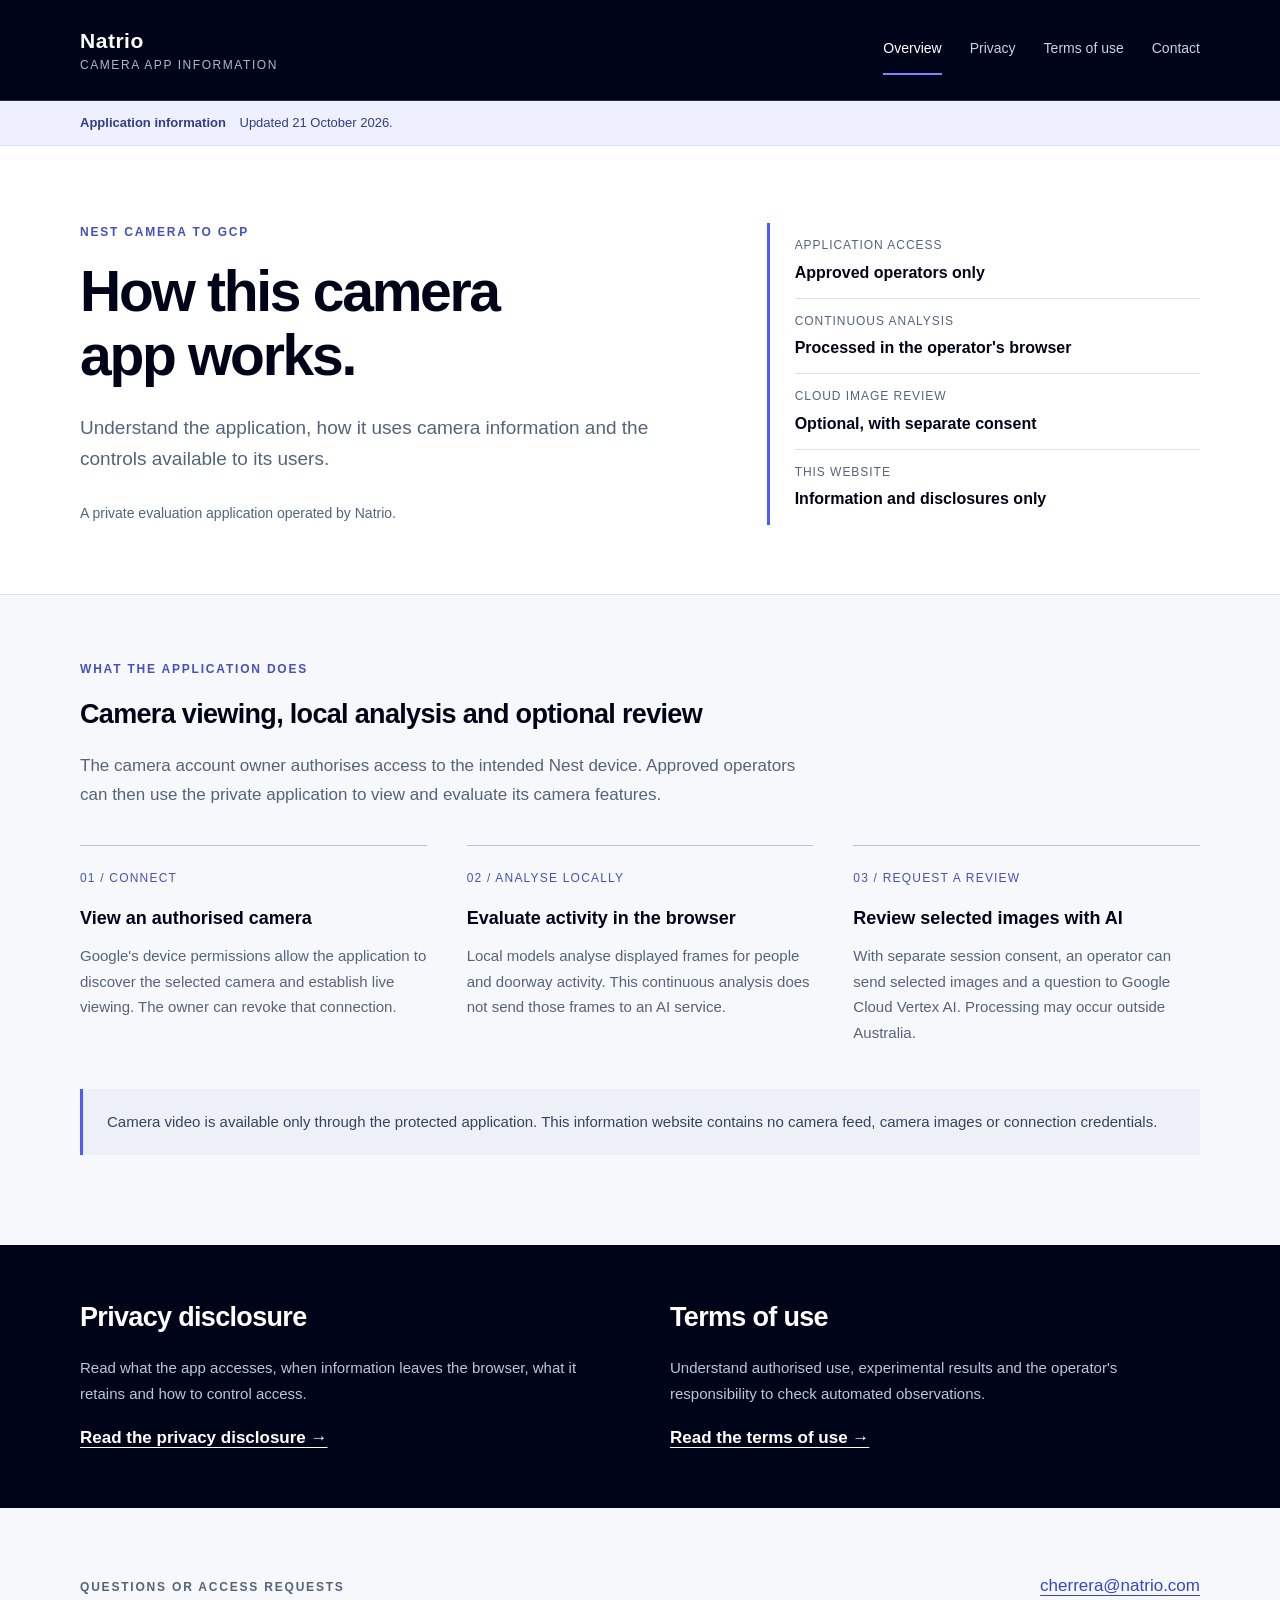
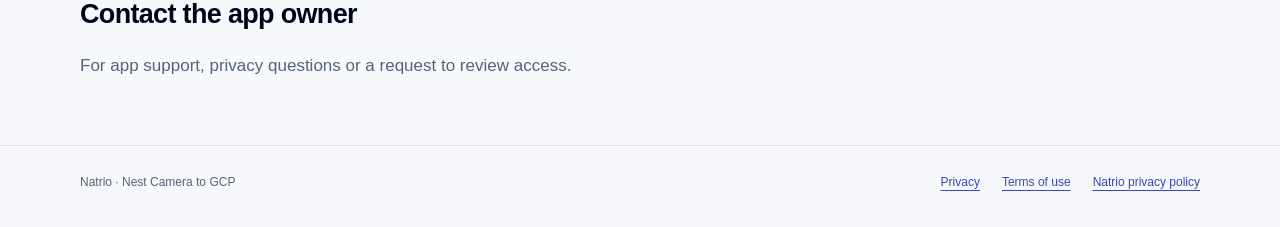
<file: index.html>
<!doctype html>
<html lang="en-AU">
<head>
  <meta charset="utf-8">
  <meta name="viewport" content="width=device-width, initial-scale=1">
  <meta name="google-site-verification" content="tygFbVGSKWl0I24VYPzAAx8IeFe9U6TGviGikX836Zo">
  <meta name="description" content="Application information, privacy and terms for Natrio's private Nest Camera to GCP evaluation application.">
  <title>Camera app information · Natrio</title>
  <link rel="stylesheet" href="styles.css">
</head>
<body>
  <a class="skip" href="#main">Skip to content</a>
  <header><div class="wrap header-row">
    <a class="brand" href="index.html"><strong>Natrio</strong><span>Camera app information</span></a>
    <nav aria-label="Main navigation"><a href="index.html" aria-current="page">Overview</a><a href="privacy.html">Privacy</a><a href="terms.html">Terms of use</a><a href="#contact">Contact</a></nav>
  </div></header>
  <div class="review"><div class="wrap"><strong>Application information</strong> Updated 21 October 2026.</div></div>
  <main id="main">
    <section class="hero"><div class="wrap hero-grid">
      <div><p class="eyebrow">Nest Camera to GCP</p><h1>How this camera<br>app works.</h1><p class="lede">Understand the application, how it uses camera information and the controls available to its users.</p><p class="app-name">A private evaluation application operated by Natrio.</p></div>
      <dl class="facts"><div><dt>Application access</dt><dd>Approved operators only</dd></div><div><dt>Continuous analysis</dt><dd>Processed in the operator's browser</dd></div><div><dt>Cloud image review</dt><dd>Optional, with separate consent</dd></div><div><dt>This website</dt><dd>Information and disclosures only</dd></div></dl>
    </div></section>
    <section class="section"><div class="wrap"><p class="eyebrow">What the application does</p><h2>Camera viewing, local analysis and optional review</h2><p class="intro">The camera account owner authorises access to the intended Nest device. Approved operators can then use the private application to view and evaluate its camera features.</p>
      <div class="steps">
        <div class="step"><span class="step-number">01 / CONNECT</span><h3>View an authorised camera</h3><p>Google's device permissions allow the application to discover the selected camera and establish live viewing. The owner can revoke that connection.</p></div>
        <div class="step"><span class="step-number">02 / ANALYSE LOCALLY</span><h3>Evaluate activity in the browser</h3><p>Local models analyse displayed frames for people and doorway activity. This continuous analysis does not send those frames to an AI service.</p></div>
        <div class="step"><span class="step-number">03 / REQUEST A REVIEW</span><h3>Review selected images with AI</h3><p>With separate session consent, an operator can send selected images and a question to Google Cloud Vertex AI. Processing may occur outside Australia.</p></div>
      </div>
      <p class="note">Camera video is available only through the protected application. This information website contains no camera feed, camera images or connection credentials.</p>
    </div></section>
    <section class="documents"><div class="wrap documents-grid">
      <div><h2>Privacy disclosure</h2><p>Read what the app accesses, when information leaves the browser, what it retains and how to control access.</p><a href="privacy.html">Read the privacy disclosure →</a></div>
      <div><h2>Terms of use</h2><p>Understand authorised use, experimental results and the operator's responsibility to check automated observations.</p><a href="terms.html">Read the terms of use →</a></div>
    </div></section>
    <section class="section" id="contact"><div class="wrap contact"><div><p class="eyebrow">Questions or access requests</p><h2>Contact the app owner</h2><p>For app support, privacy questions or a request to review access.</p></div><a href="mailto:cherrera@natrio.com">cherrera@natrio.com</a></div></section>
  </main>
  <footer><div class="wrap footer-row"><span>Natrio · Nest Camera to GCP</span><div class="footer-links"><a href="privacy.html">Privacy</a><a href="terms.html">Terms of use</a><a href="https://www.natrio.com/privacy-policy">Natrio privacy policy</a></div></div></footer>
</body>
</html>
</file>
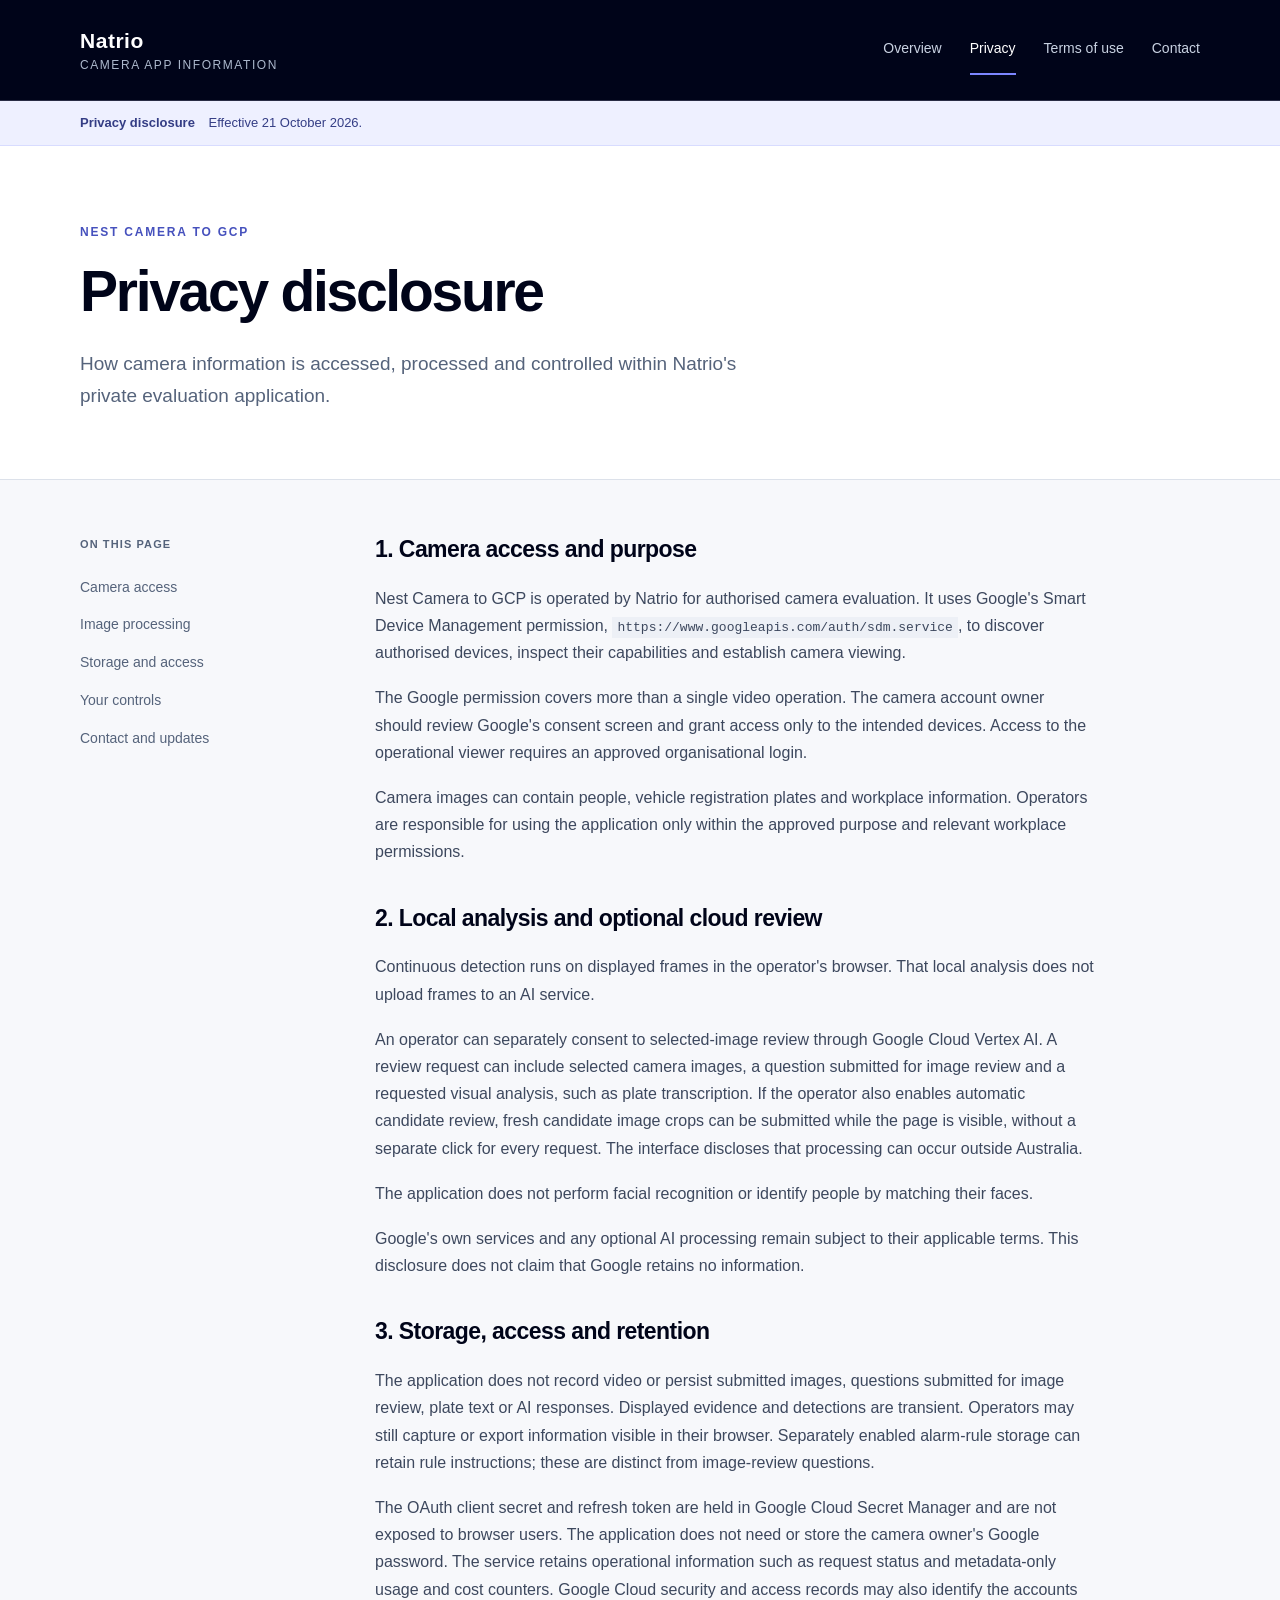
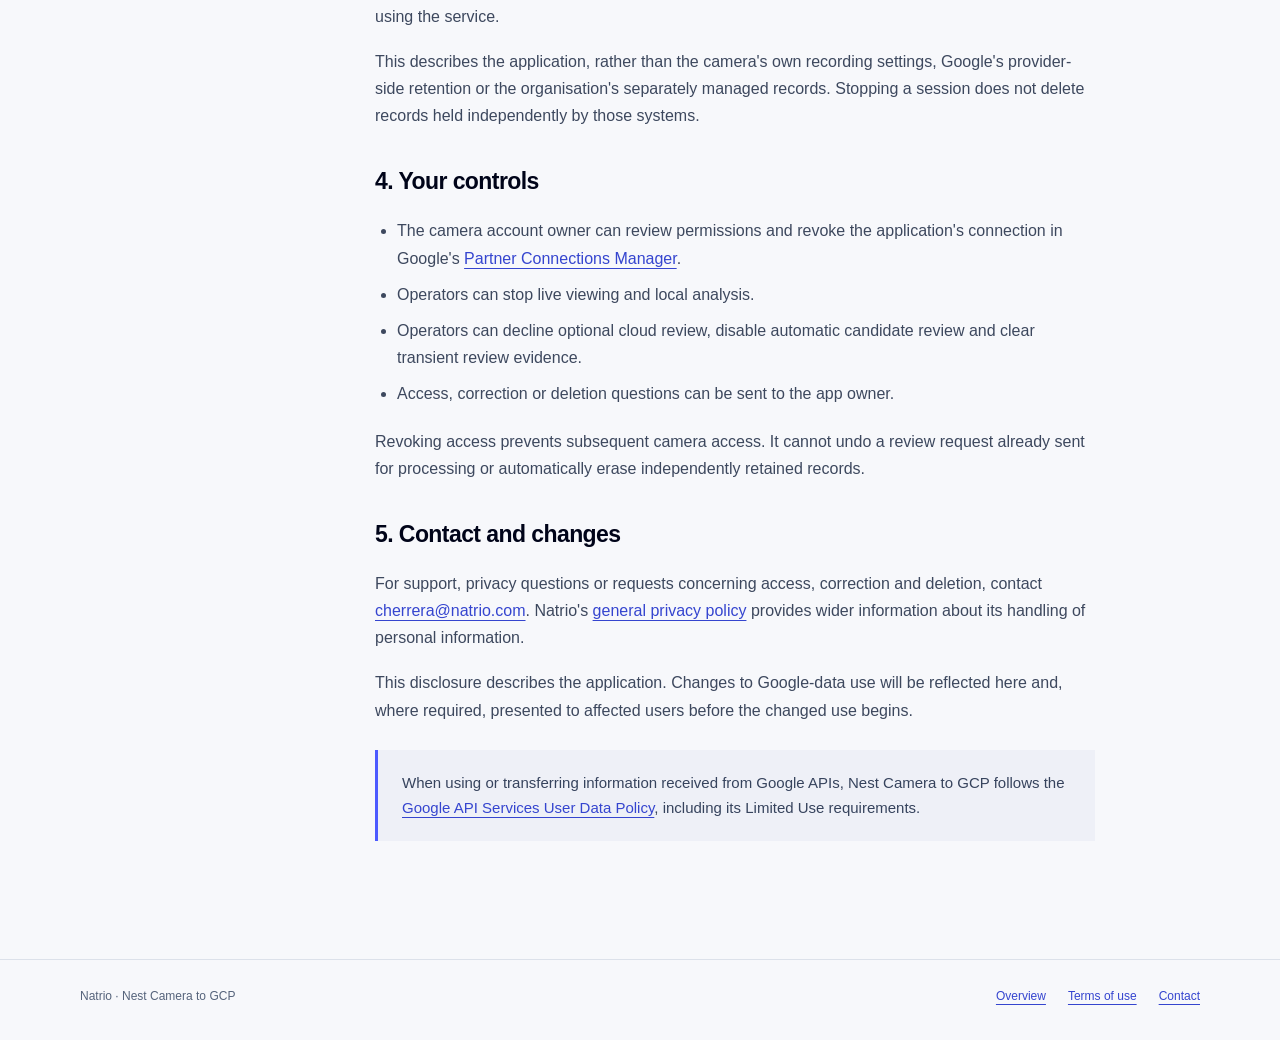
<file: privacy.html>
<!doctype html>
<html lang="en-AU">
<head>
  <meta charset="utf-8">
  <meta name="viewport" content="width=device-width, initial-scale=1">
  <meta name="description" content="Privacy disclosure explaining camera access, local analysis, optional cloud image review and data handling.">
  <title>Camera app privacy disclosure · Natrio</title>
  <link rel="stylesheet" href="styles.css">
</head>
<body>
  <a class="skip" href="#main">Skip to content</a>
  <header><div class="wrap header-row"><a class="brand" href="index.html"><strong>Natrio</strong><span>Camera app information</span></a><nav aria-label="Main navigation"><a href="index.html">Overview</a><a href="privacy.html" aria-current="page">Privacy</a><a href="terms.html">Terms of use</a><a href="index.html#contact">Contact</a></nav></div></header>
  <div class="review"><div class="wrap"><strong>Privacy disclosure</strong> Effective 21 October 2026.</div></div>
  <main id="main">
    <section class="hero"><div class="wrap"><p class="eyebrow">Nest Camera to GCP</p><h1>Privacy disclosure</h1><p class="lede">How camera information is accessed, processed and controlled within Natrio's private evaluation application.</p></div></section>
    <div class="wrap article-layout">
      <aside class="contents" aria-label="On this page"><strong>On this page</strong><a href="#access">Camera access</a><a href="#processing">Image processing</a><a href="#storage">Storage and access</a><a href="#controls">Your controls</a><a href="#contact">Contact and updates</a></aside>
      <article>
        <section id="access"><h2>1. Camera access and purpose</h2><p>Nest Camera to GCP is operated by Natrio for authorised camera evaluation. It uses Google's Smart Device Management permission, <code>https://www.googleapis.com/auth/sdm.service</code>, to discover authorised devices, inspect their capabilities and establish camera viewing.</p><p>The Google permission covers more than a single video operation. The camera account owner should review Google's consent screen and grant access only to the intended devices. Access to the operational viewer requires an approved organisational login.</p><p>Camera images can contain people, vehicle registration plates and workplace information. Operators are responsible for using the application only within the approved purpose and relevant workplace permissions.</p></section>
        <section id="processing"><h2>2. Local analysis and optional cloud review</h2><p>Continuous detection runs on displayed frames in the operator's browser. That local analysis does not upload frames to an AI service.</p><p>An operator can separately consent to selected-image review through Google Cloud Vertex AI. A review request can include selected camera images, a question submitted for image review and a requested visual analysis, such as plate transcription. If the operator also enables automatic candidate review, fresh candidate image crops can be submitted while the page is visible, without a separate click for every request. The interface discloses that processing can occur outside Australia.</p><p>The application does not perform facial recognition or identify people by matching their faces.</p><p>Google's own services and any optional AI processing remain subject to their applicable terms. This disclosure does not claim that Google retains no information.</p></section>
        <section id="storage"><h2>3. Storage, access and retention</h2><p>The application does not record video or persist submitted images, questions submitted for image review, plate text or AI responses. Displayed evidence and detections are transient. Operators may still capture or export information visible in their browser. Separately enabled alarm-rule storage can retain rule instructions; these are distinct from image-review questions.</p><p>The OAuth client secret and refresh token are held in Google Cloud Secret Manager and are not exposed to browser users. The application does not need or store the camera owner's Google password. The service retains operational information such as request status and metadata-only usage and cost counters. Google Cloud security and access records may also identify the accounts using the service.</p><p>This describes the application, rather than the camera's own recording settings, Google's provider-side retention or the organisation's separately managed records. Stopping a session does not delete records held independently by those systems.</p></section>
        <section id="controls"><h2>4. Your controls</h2><ul><li>The camera account owner can review permissions and revoke the application's connection in Google's <a href="https://nestservices.google.com/partnerconnections">Partner Connections Manager</a>.</li><li>Operators can stop live viewing and local analysis.</li><li>Operators can decline optional cloud review, disable automatic candidate review and clear transient review evidence.</li><li>Access, correction or deletion questions can be sent to the app owner.</li></ul><p>Revoking access prevents subsequent camera access. It cannot undo a review request already sent for processing or automatically erase independently retained records.</p></section>
        <section id="contact"><h2>5. Contact and changes</h2><p>For support, privacy questions or requests concerning access, correction and deletion, contact <a href="mailto:cherrera@natrio.com">cherrera@natrio.com</a>. Natrio's <a href="https://www.natrio.com/privacy-policy">general privacy policy</a> provides wider information about its handling of personal information.</p><p>This disclosure describes the application. Changes to Google-data use will be reflected here and, where required, presented to affected users before the changed use begins.</p><p class="note">When using or transferring information received from Google APIs, Nest Camera to GCP follows the <a href="https://developers.google.com/terms/api-services-user-data-policy">Google API Services User Data Policy</a>, including its Limited Use requirements.</p></section>
      </article>
    </div>
  </main>
  <footer><div class="wrap footer-row"><span>Natrio · Nest Camera to GCP</span><div class="footer-links"><a href="index.html">Overview</a><a href="terms.html">Terms of use</a><a href="mailto:cherrera@natrio.com">Contact</a></div></div></footer>
</body>
</html>
</file>
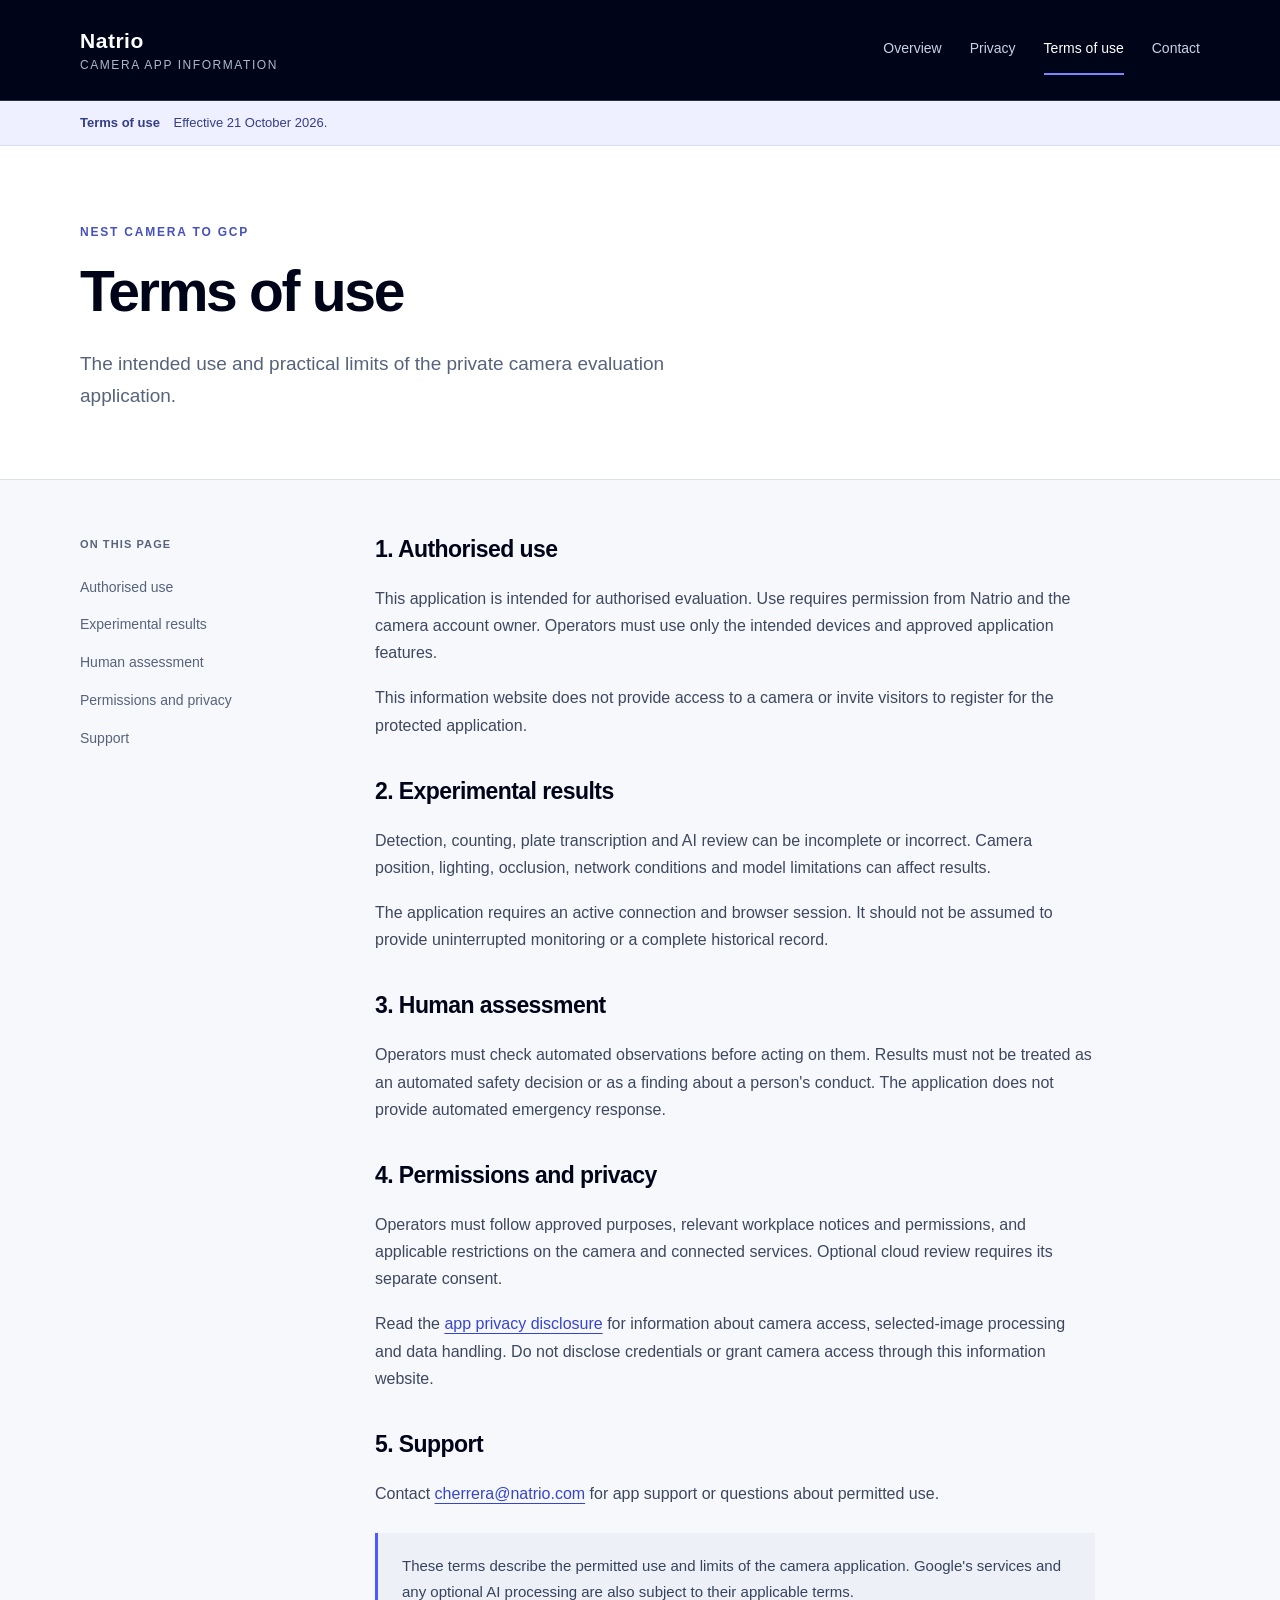
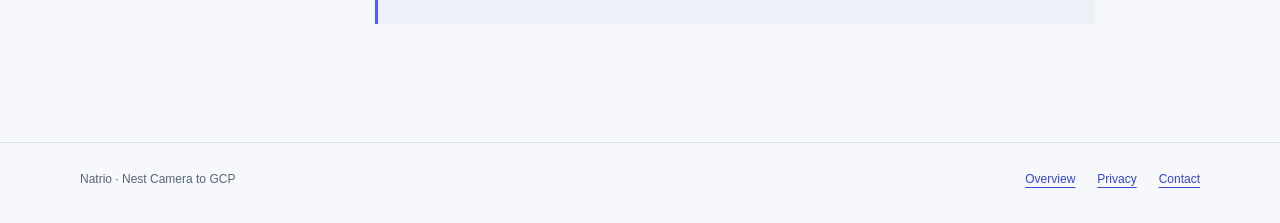
<file: terms.html>
<!doctype html>
<html lang="en-AU">
<head>
  <meta charset="utf-8">
  <meta name="viewport" content="width=device-width, initial-scale=1">
  <meta name="description" content="Terms for authorised use of Natrio's experimental camera evaluation application.">
  <title>Camera app terms of use · Natrio</title>
  <link rel="stylesheet" href="styles.css">
</head>
<body>
  <a class="skip" href="#main">Skip to content</a>
  <header><div class="wrap header-row"><a class="brand" href="index.html"><strong>Natrio</strong><span>Camera app information</span></a><nav aria-label="Main navigation"><a href="index.html">Overview</a><a href="privacy.html">Privacy</a><a href="terms.html" aria-current="page">Terms of use</a><a href="index.html#contact">Contact</a></nav></div></header>
  <div class="review"><div class="wrap"><strong>Terms of use</strong> Effective 21 October 2026.</div></div>
  <main id="main">
    <section class="hero"><div class="wrap"><p class="eyebrow">Nest Camera to GCP</p><h1>Terms of use</h1><p class="lede">The intended use and practical limits of the private camera evaluation application.</p></div></section>
    <div class="wrap article-layout">
      <aside class="contents" aria-label="On this page"><strong>On this page</strong><a href="#authorisation">Authorised use</a><a href="#results">Experimental results</a><a href="#review">Human assessment</a><a href="#permissions">Permissions and privacy</a><a href="#support">Support</a></aside>
      <article>
        <section id="authorisation"><h2>1. Authorised use</h2><p>This application is intended for authorised evaluation. Use requires permission from Natrio and the camera account owner. Operators must use only the intended devices and approved application features.</p><p>This information website does not provide access to a camera or invite visitors to register for the protected application.</p></section>
        <section id="results"><h2>2. Experimental results</h2><p>Detection, counting, plate transcription and AI review can be incomplete or incorrect. Camera position, lighting, occlusion, network conditions and model limitations can affect results.</p><p>The application requires an active connection and browser session. It should not be assumed to provide uninterrupted monitoring or a complete historical record.</p></section>
        <section id="review"><h2>3. Human assessment</h2><p>Operators must check automated observations before acting on them. Results must not be treated as an automated safety decision or as a finding about a person's conduct. The application does not provide automated emergency response.</p></section>
        <section id="permissions"><h2>4. Permissions and privacy</h2><p>Operators must follow approved purposes, relevant workplace notices and permissions, and applicable restrictions on the camera and connected services. Optional cloud review requires its separate consent.</p><p>Read the <a href="privacy.html">app privacy disclosure</a> for information about camera access, selected-image processing and data handling. Do not disclose credentials or grant camera access through this information website.</p></section>
        <section id="support"><h2>5. Support</h2><p>Contact <a href="mailto:cherrera@natrio.com">cherrera@natrio.com</a> for app support or questions about permitted use.</p><p class="note">These terms describe the permitted use and limits of the camera application. Google's services and any optional AI processing are also subject to their applicable terms.</p></section>
      </article>
    </div>
  </main>
  <footer><div class="wrap footer-row"><span>Natrio · Nest Camera to GCP</span><div class="footer-links"><a href="index.html">Overview</a><a href="privacy.html">Privacy</a><a href="mailto:cherrera@natrio.com">Contact</a></div></div></footer>
</body>
</html>
</file>
<file: styles.css>
:root {
  --navy: #000419;
  --mid-navy: #181c34;
  --blue: #4c5aff;
  --muted: #55637b;
  --silver: #e9edf2;
  --paper: #f7f8fb;
  --white: #fff;
  --line: #dce1ea;
  --content: 1120px;
}
* { box-sizing: border-box; }
html { scroll-behavior: smooth; }
body { margin: 0; color: var(--navy); background: var(--paper); font: 17px/1.7 Arial, sans-serif; }
a { color: #3545cf; text-underline-offset: 4px; }
a:hover { text-decoration-thickness: 2px; }
a:focus-visible { outline: 3px solid var(--blue); outline-offset: 5px; }
.skip { position: absolute; left: 20px; top: -100px; z-index: 5; padding: 10px 18px; background: var(--white); }
.skip:focus { top: 12px; }
.wrap { width: min(var(--content), calc(100% - 64px)); margin: auto; }
header { background: var(--navy); color: var(--white); border-bottom: 1px solid #292d45; }
.header-row { min-height: 100px; display: flex; align-items: center; justify-content: space-between; gap: 28px; }
.brand { color: var(--white); text-decoration: none; display: flex; flex-direction: column; line-height: 1.45; }
.brand strong { font-size: 21px; letter-spacing: .025em; }
.brand span { color: #acb9cd; font-size: 12px; letter-spacing: .13em; text-transform: uppercase; }
nav { display: flex; gap: 28px; flex-wrap: wrap; }
nav a { color: #c8d2e2; text-decoration: none; font-size: 14px; padding: 12px 0; border-bottom: 2px solid transparent; }
nav a[aria-current="page"] { color: var(--white); border-color: #7c86ff; }
nav a:hover { color: var(--white); }
.review { background: #eef0ff; border-bottom: 1px solid #d8dcff; font-size: 13px; color: #343d85; padding: 11px 0; }
.review strong { margin-right: 10px; }
.hero { background: var(--white); padding: 76px 0 68px; border-bottom: 1px solid var(--line); }
.hero-grid { display: grid; grid-template-columns: 1.4fr 1fr; gap: 80px; align-items: center; }
.eyebrow { margin: 0 0 18px; font-size: 12px; font-weight: 700; letter-spacing: .15em; text-transform: uppercase; color: #4651bd; }
h1 { font-size: clamp(36px, 4.6vw, 57px); line-height: 1.12; letter-spacing: -.04em; margin: 0 0 24px; max-width: 750px; }
.lede { margin: 0; color: var(--muted); font-size: 19px; line-height: 1.65; max-width: 660px; }
.app-name { margin: 27px 0 0; font-size: 14px; color: var(--muted); }
.facts { margin: 0; border-left: 3px solid var(--blue); padding: 0 0 0 25px; }
.facts div { padding: 12px 0; border-bottom: 1px solid var(--line); }
.facts div:last-child { border: 0; }
.facts dt { color: var(--muted); font-size: 12px; text-transform: uppercase; letter-spacing: .08em; }
.facts dd { margin: 3px 0 0; font-size: 16px; font-weight: 700; }
.section { padding: 64px 0; }
h2 { font-size: 27px; line-height: 1.3; letter-spacing: -.025em; margin: 0 0 20px; }
h3 { font-size: 18px; line-height: 1.4; margin: 0 0 12px; }
p { margin: 0 0 18px; }
.intro { color: var(--muted); max-width: 720px; }
.steps { display: grid; grid-template-columns: repeat(3, 1fr); gap: 40px; margin-top: 35px; }
.step { border-top: 1px solid #b9c1d1; padding-top: 22px; }
.step-number { color: #4651bd; font-size: 12px; letter-spacing: .1em; display: block; margin-bottom: 18px; }
.step p { color: var(--muted); font-size: 15px; }
.documents { background: var(--navy); color: var(--white); padding: 55px 0; }
.documents-grid { display: grid; grid-template-columns: 1fr 1fr; gap: 60px; }
.documents p { color: #b9c7dd; font-size: 15px; }
.documents a { color: var(--white); font-weight: 700; }
.contact { display: flex; align-items: baseline; justify-content: space-between; gap: 30px; }
.contact p { color: var(--muted); margin: 0; }
footer { border-top: 1px solid var(--line); padding: 26px 0 34px; font-size: 12px; color: var(--muted); }
.footer-row { display: flex; gap: 20px; justify-content: space-between; flex-wrap: wrap; }
.footer-links { display: flex; gap: 22px; flex-wrap: wrap; }
.article-layout { display: grid; grid-template-columns: 230px minmax(0, 720px); gap: 65px; padding: 55px 0 80px; align-items: start; }
.contents { position: sticky; top: 25px; font-size: 14px; }
.contents strong { display: block; font-size: 11px; letter-spacing: .1em; text-transform: uppercase; margin-bottom: 15px; color: var(--muted); }
.contents a { display: block; color: var(--muted); text-decoration: none; padding: 7px 0; }
.contents a:hover { color: #3545cf; }
article section { margin: 0 0 38px; scroll-margin-top: 30px; }
article h2 { font-size: 23px; }
article p, article li { font-size: 16px; color: #3d485e; }
article ul { padding-left: 22px; margin: 0 0 20px; }
article li { margin-bottom: 9px; }
.note { padding: 20px 24px; background: #eef0f7; border-left: 3px solid var(--blue); font-size: 15px; color: #36435d; margin: 26px 0; }
code { font-size: 13px; overflow-wrap: anywhere; background: #edf0f6; padding: 3px 5px; }
@media (max-width: 800px) {
  .wrap { width: calc(100% - 40px); }
  .header-row { align-items: flex-start; flex-direction: column; gap: 18px; padding: 22px 0 12px; }
  nav { gap: 23px; }
  .hero { padding: 48px 0 43px; }
  .hero-grid, .documents-grid { grid-template-columns: 1fr; gap: 35px; }
  .steps { grid-template-columns: 1fr; gap: 18px; }
  .section { padding: 43px 0; }
  .contact { display: block; }
  .contact p { margin: 16px 0; }
  .article-layout { display: block; padding-top: 28px; }
  .contents { position: static; border-bottom: 1px solid var(--line); padding-bottom: 25px; margin-bottom: 34px; }
}
@media (prefers-reduced-motion: reduce) { html { scroll-behavior: auto; } }
@media print {
  header, .review, .contents, .skip, footer { display: none; }
  body, .hero { background: white; }
  .wrap { width: 100%; }
  .hero { padding: 0 0 25px; }
  .article-layout { display: block; padding: 25px 0; }
  a { color: inherit; }
}
</file>
